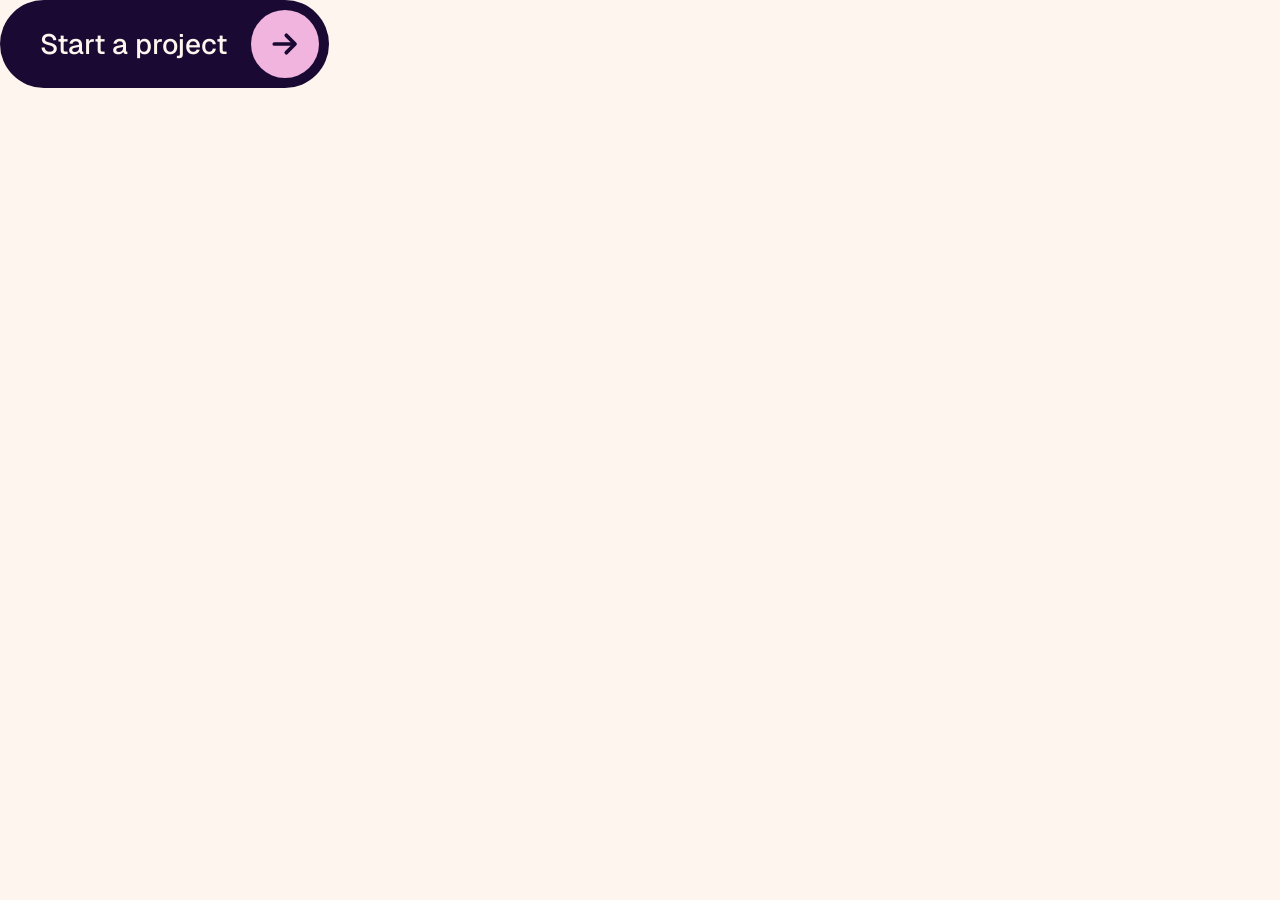
<file: 02-fill-button/index.html>
<!doctype html>
<html lang="en">
  <head>
    <meta charset="UTF-8" />
    <meta name="viewport" content="width=device-width, initial-scale=1.0" />
    <title>Fill Button</title>
    <link
      href="https://fonts.googleapis.com/css2?family=Geist+Mono:ital,wght@0,100..900;1,100..900&family=Geist:ital,wght@0,100..900;1,100..900&family=Instrument+Serif:ital@0;1&display=swap"
      rel="stylesheet"
    />
    <link rel="stylesheet" href="../shared/tokens.css" />
    <link rel="stylesheet" href="style.css" />
  </head>
  <body>
    <main>
      <div class="container">
        <a href="#" class="button-cta">
          <span class="button-cta-circle" aria-hidden="true"> </span>
          <span class="button-cta-text">Start a project</span>
          <span class="button-cta-icon" aria-hidden="true">
            <span class="button-cta-arrow">
              <svg
                width="32"
                height="32"
                viewBox="0 0 24 24"
                fill="none"
                stroke="currentColor"
                stroke-width="2.8"
                stroke-linecap="round"
                stroke-linejoin="round"
              >
                <path d="M4 12h15" />
                <path d="M13 5.5L19.5 12L13 18.5" />
              </svg>
            </span>
          </span>
        </a>
      </div>
    </main>
  </body>
</html>
</file>
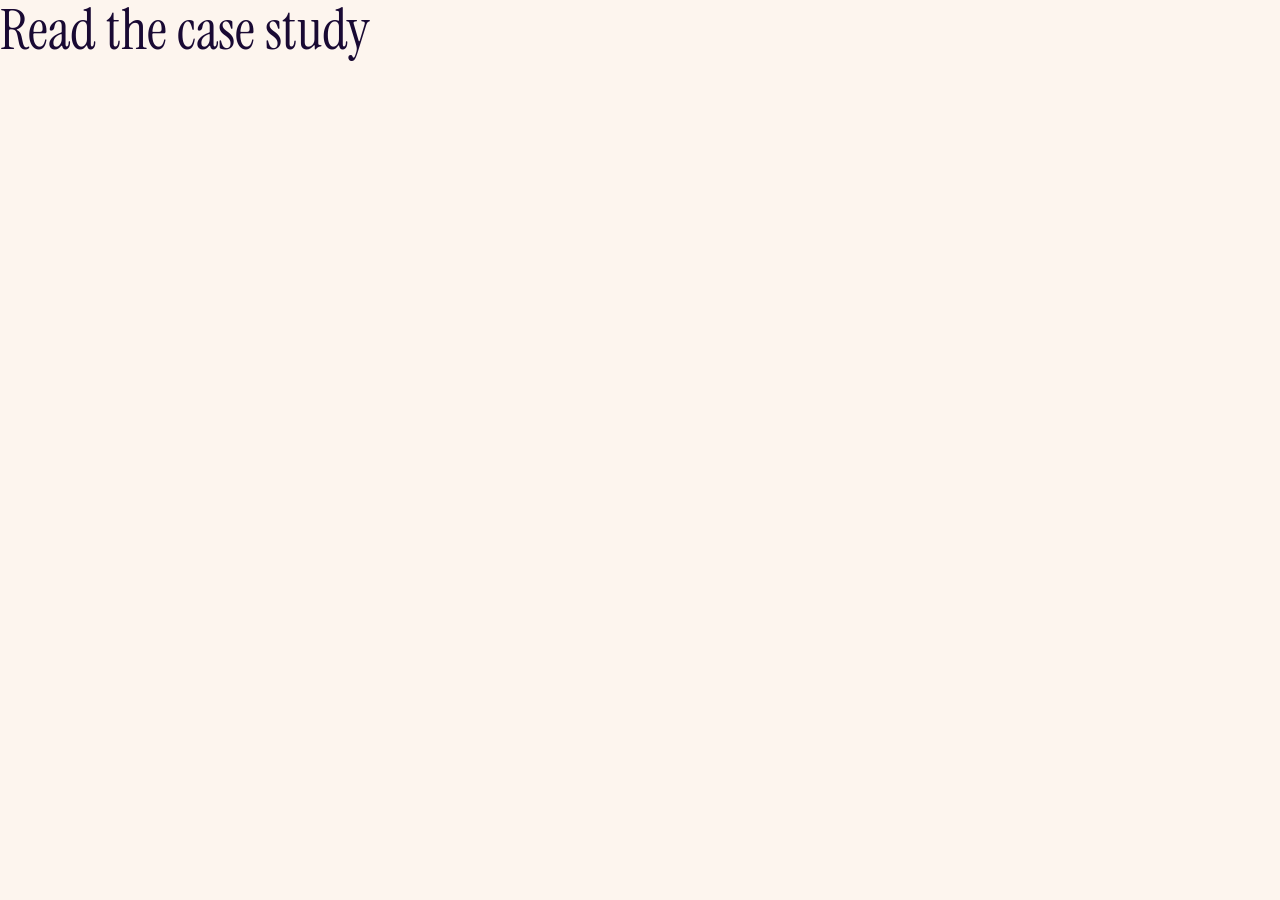
<file: 03-underline-draw/index.html>
<!doctype html>
<html lang="en">
  <head>
    <meta charset="UTF-8" />
    <meta name="viewport" content="width=device-width, initial-scale=1.0" />
    <title>03 · Underline Draw</title>

    <link
      href="https://fonts.googleapis.com/css2?family=Geist+Mono:ital,wght@0,100..900;1,100..900&family=Geist:ital,wght@0,100..900;1,100..900&family=Instrument+Serif:ital@0;1&display=swap"
      rel="stylesheet"
    />
    <link rel="stylesheet" href="../shared/tokens.css" />
    <link rel="stylesheet" href="style.css" />
  </head>
  <body>
    <ul class="links">
      <li class="link">
        <a href="#" class="link-text">Read the case study</a>
      </li>
    </ul>
  </body>
</html>
</file>
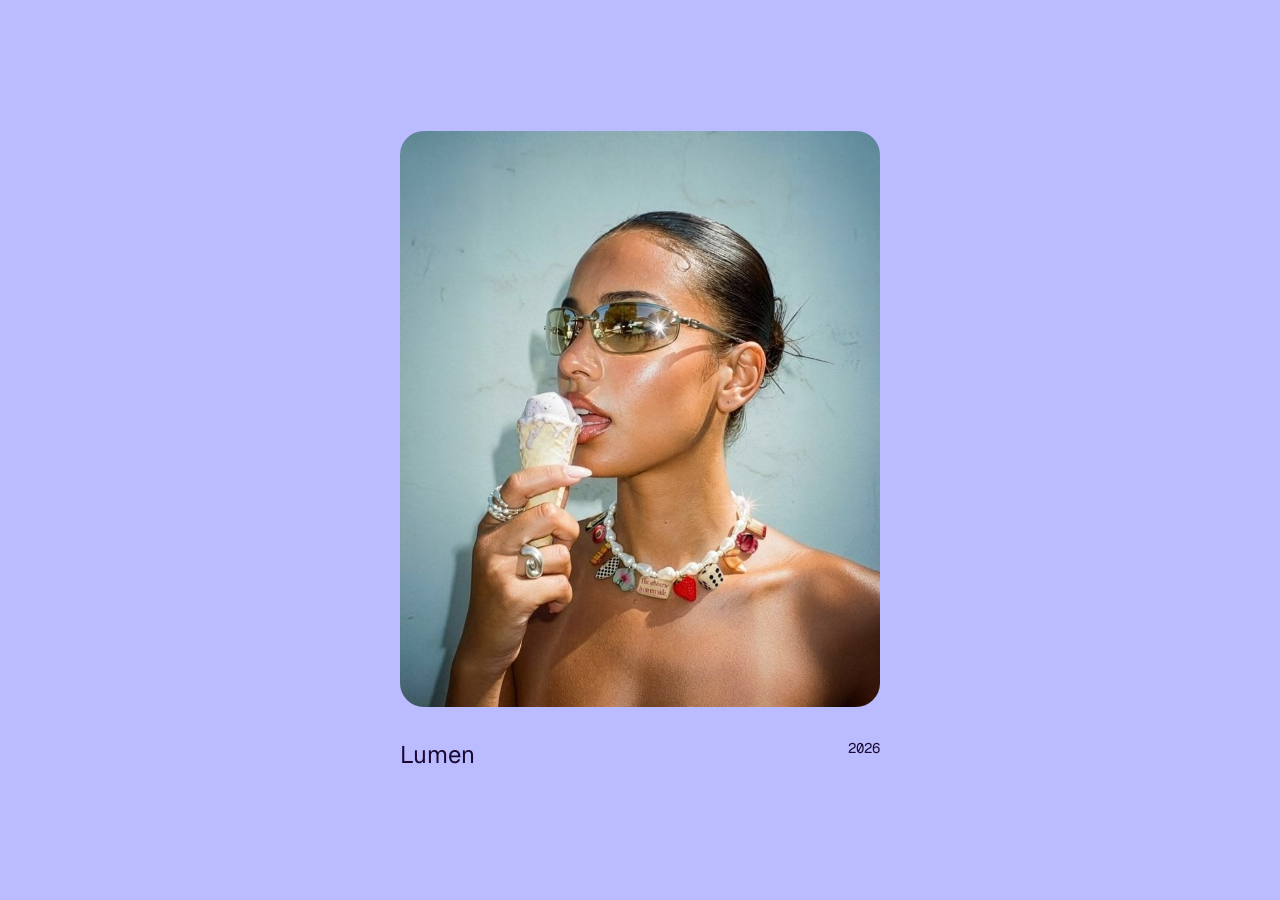
<file: 04-hover-card/index.html>
<!doctype html>
<html lang="en">
  <head>
    <meta charset="UTF-8" />
    <meta name="viewport" content="width=device-width, initial-scale=1.0" />
    <title>04 Hover Card</title>

    <link
      href="https://fonts.googleapis.com/css2?family=Geist+Mono:ital,wght@0,100..900;1,100..900&family=Geist:ital,wght@0,100..900;1,100..900&family=Instrument+Serif:ital@0;1&display=swap"
      rel="stylesheet"
    />
    <link rel="stylesheet" href="../shared/tokens.css" />
    <link rel="stylesheet" href="style.css" />
  </head>
  <body>
    <main>
      <a href="#" class="card">
        <div class="frame">
          <img class="frame-image" src="images/image1.jpg" alt="" />
          <span class="cta-button">
            <span class="button-title">View project</span>
            <span class="button-arrow">→</span>
          </span>
        </div>
        <div class="card-text">
          <span class="card-title">Lumen</span>
          <span class="card-year">2026</span>
        </div>
      </a>
    </main>
  </body>
</html>
</file>
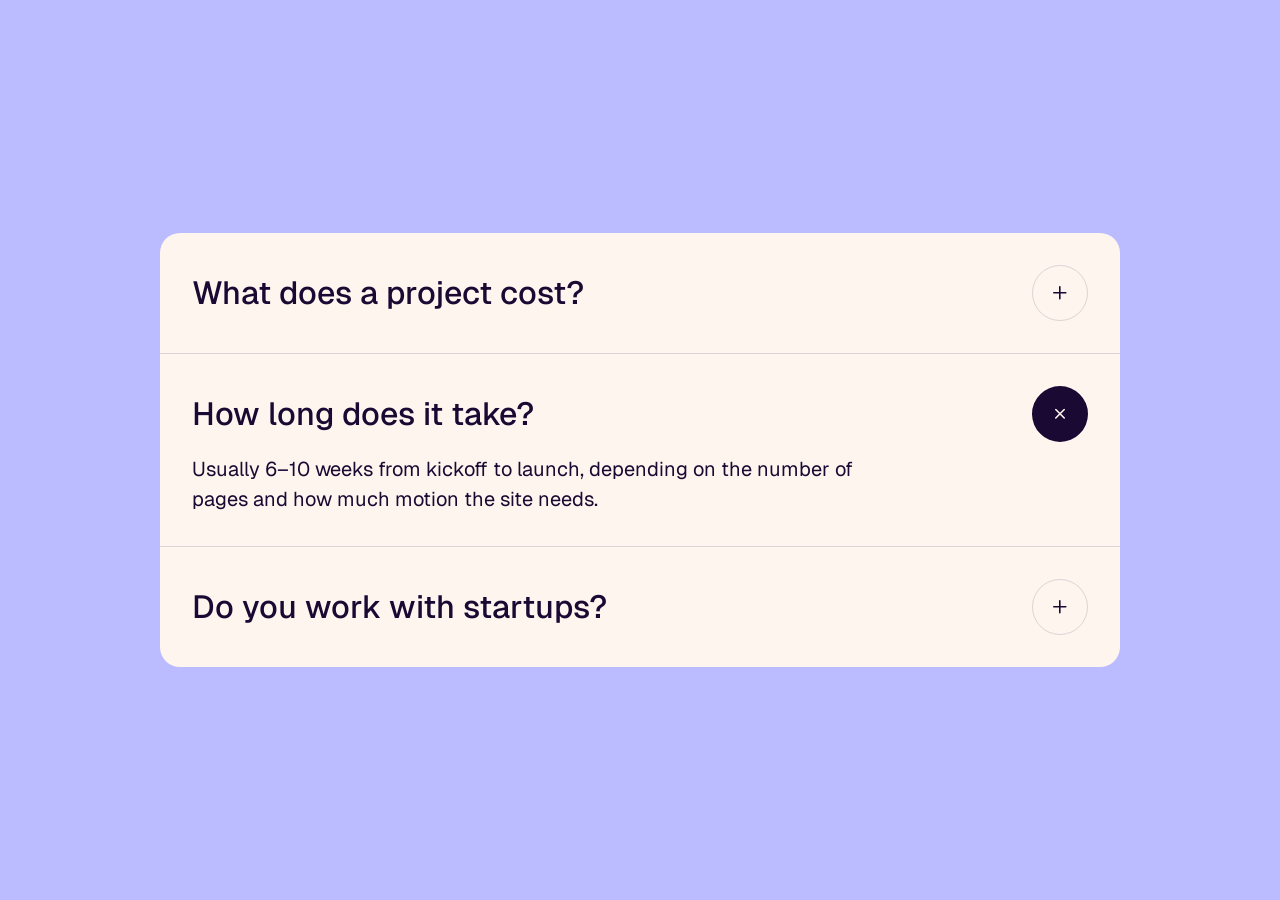
<file: 05-accordion/index.html>
<!doctype html>
<html lang="en">
  <head>
    <meta charset="UTF-8" />
    <meta name="viewport" content="width=device-width, initial-scale=1.0" />
    <title>05 Accordion</title>

    <link
      href="https://fonts.googleapis.com/css2?family=Geist+Mono:ital,wght@0,100..900;1,100..900&family=Geist:ital,wght@0,100..900;1,100..900&family=Instrument+Serif:ital@0;1&display=swap"
      rel="stylesheet"
    />
    <link rel="stylesheet" href="../shared/tokens.css" />
    <link rel="stylesheet" href="style.css" />
  </head>
  <body>
    <main>
      <div class="list">
        <div class="list-item">
          <button class="question" aria-expanded="false">
            What does a project cost?
            <span class="icon"
              ><svg
                width="14"
                height="14"
                viewBox="0 0 14 14"
                fill="none"
                xmlns="http://www.w3.org/2000/svg"
                aria-hidden="true"
              >
                <path
                  d="M6.80005 0.800049V12.8M0.800049 6.80005H12.8"
                  stroke-width="1.6"
                  stroke-linecap="round"
                  stroke="currentColor"
                />
              </svg>
            </span>
          </button>

          <div class="answer-wrapper">
            <div class="answer-inner">
              <p class="answer">
                Most sites land between $8k and $25k. We'll send a fixed quote
                after a short call, so you know the number before we start.
              </p>
            </div>
          </div>
        </div>
        <div class="list-item">
          <button class="question" aria-expanded="true">
            How long does it take?
            <span class="icon"
              ><svg
                width="14"
                height="14"
                viewBox="0 0 14 14"
                fill="none"
                xmlns="http://www.w3.org/2000/svg"
                aria-hidden="false"
              >
                <path
                  d="M6.80005 0.800049V12.8M0.800049 6.80005H12.8"
                  stroke-width="1.6"
                  stroke-linecap="round"
                  stroke="currentColor"
                />
              </svg>
            </span>
          </button>

          <div class="answer-wrapper">
            <div class="answer-inner">
              <p class="answer">
                Usually 6–10 weeks from kickoff to launch, depending on the
                number of pages and how much motion the site needs.
              </p>
            </div>
          </div>
        </div>
        <div class="list-item">
          <button class="question" aria-expanded="false">
            Do you work with startups?
            <span class="icon"
              ><svg
                width="14"
                height="14"
                viewBox="0 0 14 14"
                fill="none"
                xmlns="http://www.w3.org/2000/svg"
                aria-hidden="true"
              >
                <path
                  d="M6.80005 0.800049V12.8M0.800049 6.80005H12.8"
                  stroke-width="1.6"
                  stroke-linecap="round"
                  stroke="currentColor"
                />
              </svg>
            </span>
          </button>
          <div class="answer-wrapper">
            <div class="answer-inner">
              <p class="answer">
                Yes, often. We have a smaller package for early teams that need
                a sharp launch site now and room to grow later.
              </p>
            </div>
          </div>
        </div>
      </div>
    </main>
    <script src="script.js"></script>
  </body>
</html>
</file>
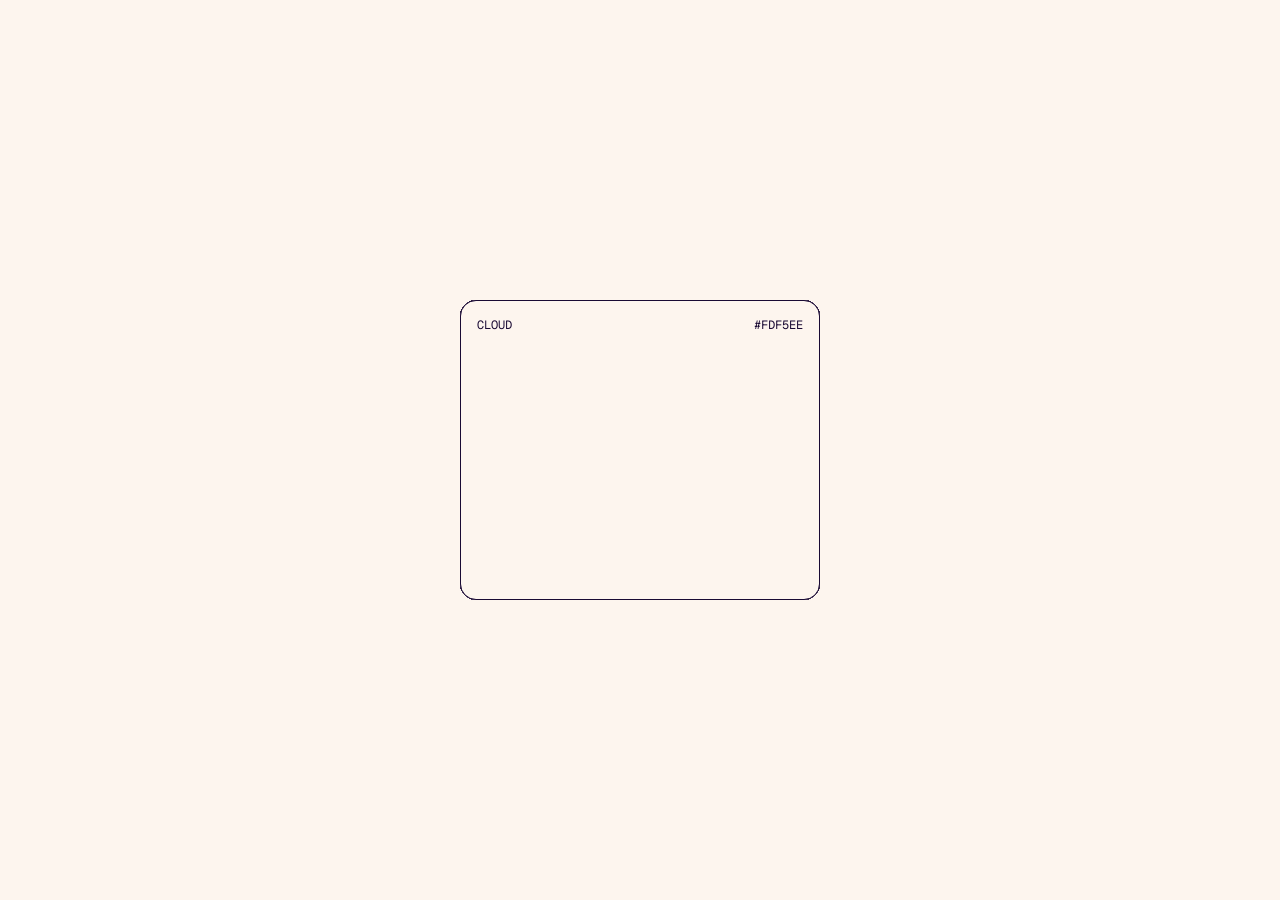
<file: 28-stacked-cards/index.html>
<!doctype html>
<html lang="en">
  <head>
    <meta charset="UTF-8" />
    <meta name="viewport" content="width=device-width, initial-scale=1.0" />
    <title>28 Stacked Cards</title>

    <link
      href="https://fonts.googleapis.com/css2?family=Geist+Mono:ital,wght@0,100..900;1,100..900&family=Geist:ital,wght@0,100..900;1,100..900&family=Instrument+Serif:ital@0;1&display=swap"
      rel="stylesheet"
    />
    <link rel="stylesheet" href="../shared/tokens.css" />
    <link rel="stylesheet" href="style.css" />
  </head>
  <body>
    <div class="cards">
      <!-- js renders the cards -->
      <!-- <div class="card">
        <div class="label">
          <p>Cloud</p>
          <p>#FDF5EE</p>
        </div>
      </div> -->
    </div>
    <script src="main.js"></script>
  </body>
</html>
</file>
<file: shared/tokens.css>
:root {
  /* the palette: only these four colors */
  --color-violet: #190933;
  --color-cloud: #fdf5ee;
  --color-lavender: #bbbbff;
  --color-blush: #f0b4df;

  /* roles: what each color is used for */
  --color-paper: var(--color-cloud);
  --color-surface: var(--color-cloud);
  --color-stage: var(--color-lavender);
  --color-ink: var(--color-violet);
  --color-muted: rgb(25 9 51 / 0.7); /* violet at 70% */
  --color-line: rgb(25 9 51 / 0.14); /* violet at 14% */
  --color-accent: var(--color-blush);

  --font-serif: "Instrument Serif", serif;
  --font-sans: "Geist", sans-serif;
  --font-mono: "Geist Mono", monospace;

  --weight-regular: 400;
  --weight-medium: 500;

  --text-display: 4.5rem;
  --leading-display: 4.5rem;
  --tracking-display: -0.02em;

  --text-heading: 2rem;
  --leading-heading: 2.25rem;
  --tracking-heading: -0.02em;

  --text-ui: 1rem;
  --leading-ui: 1.25rem;
  --text-body: 1rem;
  --leading-body: 1.5rem;

  --text-label: 0.75rem;
  --leading-label: 1rem;
  --tracking-label: 0.06em;
  --transform-label: uppercase;

  --space-4: 0.25rem;
  --space-8: 0.5rem;
  --space-12: 0.75rem;
  --space-16: 1rem;
  --space-24: 1.5rem;
  --space-32: 2rem;
  --space-48: 3rem;
  --space-64: 4rem;

  --radius-small: 0.5rem;
  --radius-medium: 0.875rem;
  --radius-large: 1.25rem;
  --radius-pill: 999px;

  --duration-fast: 200ms;
  --duration-base: 400ms;
  --duration-slow: 700ms;

  --ease-inout: cubic-bezier(0.65, 0, 0.35, 1);
  --ease-out: cubic-bezier(0.22, 1, 0.36, 1);
}
</file>
<file: 02-fill-button/style.css>
* {
  margin: 0;
  padding: 0;
  box-sizing: border-box;
}

body {
  color: var(--color-ink);
  background-color: var(--color-paper);
}

a {
  color: inherit;
  text-decoration: none;
}

.button-cta {
  background-color: var(--color-ink);
  color: var(--color-surface);
  border-radius: var(--radius-pill);
  height: 88px;
  padding: 10px 10px 10px 40px;
  display: flex;
  align-items: center;
  gap: var(--space-24);
  width: fit-content;
  position: relative;
  z-index: 1;
  overflow: hidden;
}

.button-cta-text {
  font-family: var(--font-sans);
  font-weight: var(--weight-medium);
  font-size: 28px;
  position: relative;
  z-index: 1;
  transition: color var(--duration-base) var(--ease-inout);
}

.button-cta-icon {
  height: 68px;
  width: 68px;
  border-radius: 50%;
  display: flex;
  flex-direction: column;
  justify-content: center;
  align-items: center;
  background-color: var(--color-accent);
  color: var(--color-ink);
  position: relative;
  z-index: 1;
  transition: background-color var(--duration-base) var(--ease-inout);
}

.button-cta-circle {
  background-color: var(--color-accent);
  height: 68px;
  width: 68px;
  border-radius: 50%;
  position: absolute;
  z-index: 0;
  top: 10px;
  right: 10px;
  transform: scale(0);
  transition: transform var(--duration-base) var(--ease-inout);
}
.button-cta-arrow {
  color: currentColor;
  height: 32px;
  width: 32px;
  transition: transform var(--duration-base) var(--ease-inout);
  display: inline-block;
}

.button-cta:is(:hover, :focus-visible) .button-cta-circle {
  transform: scale(10);
}

.button-cta:is(:hover, :focus-visible) {
  color: var(--color-ink);
}

.button-cta:is(:hover, :focus-visible) .button-cta-arrow {
  transform: rotate(-45deg);
}

.button-cta:is(:hover, :focus-visible) .button-cta-icon {
  background-color: var(--color-ink);
  color: var(--color-accent);
}

.button-cta:focus-visible {
  outline: 2px solid var(--color-ink);
  outline-offset: 3px;
}

@media (max-width: 600px) {
  .button-cta {
    height: 64px;
    padding: 8px 8px 8px 28px;
    gap: var(--space-16);
  }
  .button-cta-text {
    font-size: 20px;
  }
  .button-cta-icon,
  .button-cta-circle {
    width: 48px;
    height: 48px;
  }
  .button-cta-circle {
    top: 8px; /* (64 − 48) ÷ 2 */
    right: 8px;
  }
}
@media (prefers-reduced-motion: reduce) {
  .button-cta-circle,
  .button-cta-arrow,
  .button-cta-text,
  .button-cta-icon {
    transition: none;
  }
}
</file>
<file: 03-underline-draw/style.css>
* {
  margin: 0;
  padding: 0;
  box-sizing: border-box;
}

body {
  color: var(--color-ink);
  background-color: var(--color-paper);
}

.links {
  display: flex;
  flex-direction: column;
  gap: var(--space-16);
  width: fit-content;
}

.link-text::after {
  content: "";
  display: block;
  background-color: var(--color-ink);
  width: 100%;
  height: 3px;
  margin-top: 6px;
  transform: scaleX(0);
  transform-origin: right;
  transition: transform 300ms var(--ease-out);
}

.link-text {
  font-family: var(--font-serif);
  font-size: 56px;
  line-height: 1.1;
  text-decoration: none;
  color: inherit;
}

.link-text:is(:hover, :focus-visible)::after {
  transform: scaleX(1);
  transform-origin: left;
}

.link-text:focus-visible {
  outline: 2px solid var(--color-ink);
  outline-offset: 3px;
}

@media (max-width: 600px) {
  .link-text {
    font-size: 36px;
  }

  .link-text::after {
    height: 2px;
  }
}

@media (prefers-reduced-motion: reduce) {
  .link-text::after {
    transition: none;
  }
}
</file>
<file: 04-hover-card/style.css>
* {
  margin: 0;
  padding: 0;
  box-sizing: border-box;
}

body {
  background-color: var(--color-lavender);
  font-family: var(--font-sans);
}

main {
  display: grid;
  place-items: center;
  min-height: 100vh;
}

.container {
  display: flex;
  align-items: center;
  justify-content: center;
}

a {
  text-decoration: none;
  color: var(--color-violet);
}

/* .card-wrapper {
  
} */
.card {
  display: block;

  /* overflow: hidden; */
}

.card-title {
  font-size: 24px;
}

.card-year {
  font-family: var(--font-mono);
  font-size: 14px;
}

.cta-button {
  height: 52px;
}
.button-title {
  font-size: 18px;
}

.frame {
  width: 480px;
  aspect-ratio: 5/6;
  border-radius: 24px;
  overflow: hidden;
  position: relative;
  max-width: 480px;
  width: 100%;
}

.frame-image {
  object-fit: cover;
  height: 100%;
  width: 100%;
  transform: scale(1);
  transition: transform var(--duration-slow) var(--ease-out);
}

.card-text {
  padding-top: 2rem;
  display: flex;
  width: 100%;
  justify-content: space-between;
}

.cta-button {
  padding: 1rem 2rem;
  display: flex;
  gap: 1rem;
  border-radius: var(--radius-pill);
  background-color: var(--color-blush);
  position: absolute;
  bottom: 20px;
  left: 20px;
  z-index: 3;
  transform: translateY(150%);
  transition: transform var(--duration-slow) var(--ease-out);
}

.card:is(:hover, :focus-visible) .frame-image {
  transform: scale(1.08);
}

.card:is(:hover, :focus-visible) .cta-button {
  transform: translateY(0%);
}

@media (prefers-reduced-motion: reduce) {
  .cta-button,
  .frame-image {
    transition: none;
  }
}
</file>
<file: 05-accordion/style.css>
* {
  margin: 0;
  padding: 0;
  box-sizing: border-box;
}

body {
  color: var(--color-ink);
  font-family: var(--font-sans);
  background-color: var(--color-lavender);
}

main {
  display: grid;
  place-items: center;
  min-height: 100vh;
}

.list {
  max-width: 960px;
  width: 100%;
  background-color: var(--color-cloud);
  border-radius: var(--radius-large);
}

.list-item {
  padding: 32px;
  border-bottom: 1px solid var(--color-line);
}

.list-item:last-child {
  border: none;
}

.question {
  font-family: var(--font-sans);
  font-weight: var(--weight-medium);
  font-size: 32px;
  line-height: 40px;
  background-color: transparent;
  width: 100%;
  border: none;
  display: flex;
  align-items: center;
  justify-content: space-between;
  color: inherit;
  cursor: pointer;
  text-align: left;
}

.answer-wrapper {
  display: grid;
  grid-template-rows: 0fr;
  transition: grid-template-rows var(--duration-base) var(--ease-inout);
}
.answer-inner {
  overflow: hidden;
  min-height: 0;
}

.answer {
  font-family: var(--font-sans);
  font-size: 20px;
  line-height: 30px;
  padding-top: 12px;
  max-width: 80%;
}

.icon {
  height: 56px;
  width: 56px;
  border-radius: 50%;
  border: 1px solid var(--color-line);
  display: flex;
  justify-content: center;
  align-items: center;
  transform: rotate(0);
  transition:
    transform var(--duration-base) var(--ease-inout),
    background-color var(--duration-base) var(--ease-inout),
    color var(--duration-base) var(--ease-inout);
}

.question[aria-expanded="true"] .icon {
  background-color: var(--color-ink);
  color: var(--color-cloud);
  transform: rotate(45deg);
}

.question[aria-expanded="true"] + .answer-wrapper {
  grid-template-rows: 1fr;
}

.question:focus-visible {
  outline: 1px solid var(--color-ink);
}

@media (prefers-reduced-motion: reduce) {
  .question[aria-expanded="true"] + .answer-wrapper {
    transition: none;
  }
}

@media (max-width: 375px) {
  main {
    padding-inline: 12px;
  }
  .question {
    font-size: 22px;
    line-height: 28px;
  }
  .answer {
    font-size: 17px;
    line-height: 26px;
  }
  .icon {
    height: 40px;
    width: 40px;
  }
}
</file>
<file: 28-stacked-cards/style.css>
* {
  margin: 0;
  padding: 0;
  box-sizing: border-box;
}

body {
  background-color: var(--color-cloud);
}

.cards {
  position: relative;
}

.card {
  width: 360px;
  height: 300px;
  border-radius: 16px;
  padding: 16px;
  position: fixed;
  top: 0;
  left: 0;
  z-index: calc(100 - var(--i));
  border: 1px solid var(--color-ink);
  /* transform: translate(calc(var(--i) * var(--dx)), calc(var(--i) * var(--dy))); */
  /* transition: transform var(--duration-slow) var(--ease-inout);
  transition-delay: calc(var(--i) * 40ms); */
}

.label {
  display: flex;
  justify-content: space-between;
}

.label p {
  font-size: 12px;
  font-family: var(--font-mono);
  text-transform: uppercase;
}
.is-blush {
  background-color: var(--color-blush);
  color: var(--color-ink);
}

.is-cloud {
  background-color: var(--color-cloud);
  color: var(--color-ink);
}

.is-lavender {
  background-color: var(--color-lavender);
  color: var(--color-ink);
}

.is-violet {
  background-color: var(--color-violet);
  color: var(--color-cloud);
}

/* .is-cascade {
  --dy: 32px;
  --dx: -24px;
}
.is-row {
  --dx: -28px;
  --dy: 0px;
}
.is-stairs {
  --dx: -16px;
  --dy: -44px;
} */
</file>
